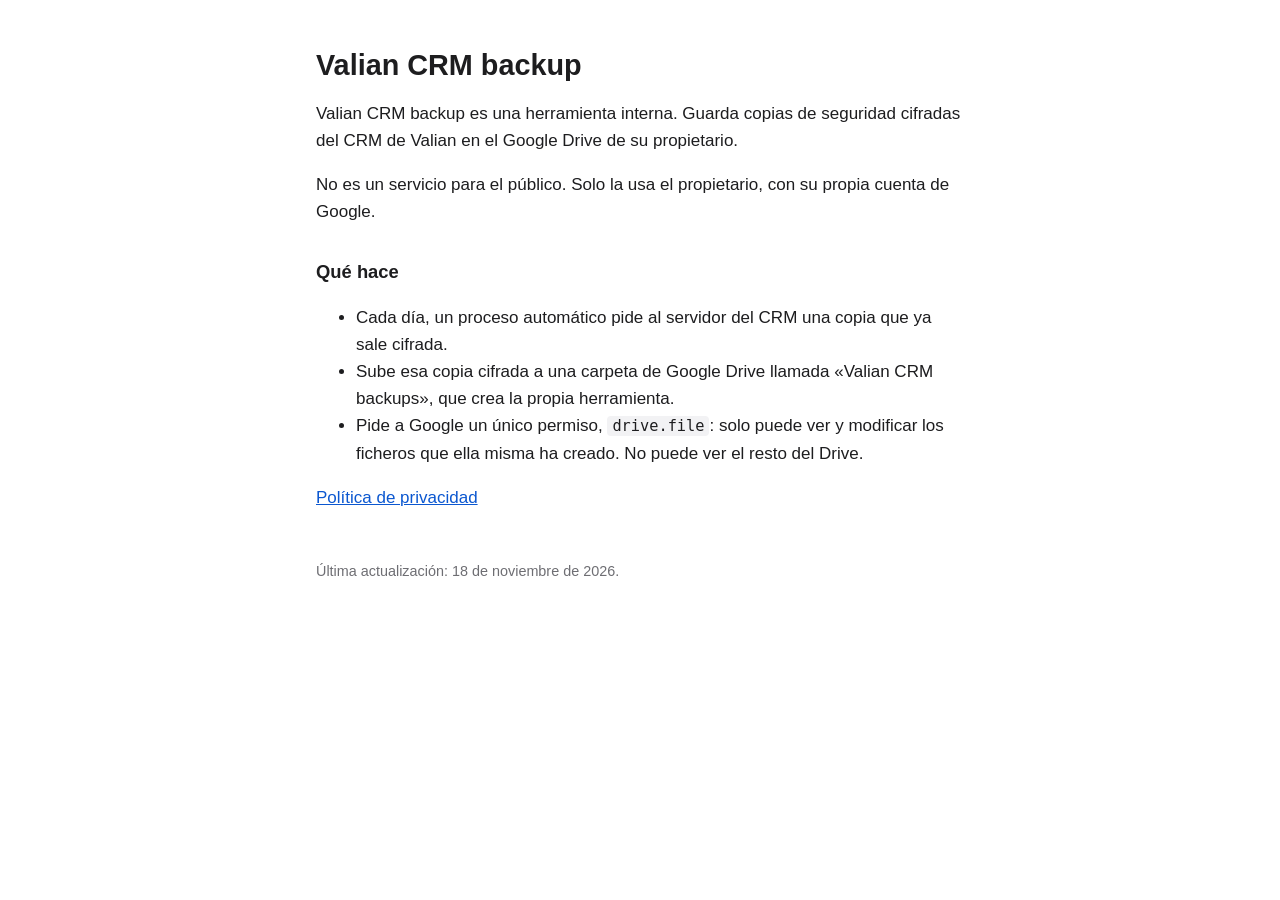
<file: index.html>
<!doctype html>
<html lang="es">
<head>
<meta charset="utf-8">
<meta name="viewport" content="width=device-width, initial-scale=1">
<title>Valian CRM backup</title>
<link rel="stylesheet" href="estilo.css">
</head>
<body>
<main>
  <h1>Valian CRM backup</h1>
  <p>Valian CRM backup es una herramienta interna. Guarda copias de seguridad cifradas del CRM de Valian en el Google Drive de su propietario.</p>
  <p>No es un servicio para el público. Solo la usa el propietario, con su propia cuenta de Google.</p>

  <h2>Qué hace</h2>
  <ul>
    <li>Cada día, un proceso automático pide al servidor del CRM una copia que ya sale cifrada.</li>
    <li>Sube esa copia cifrada a una carpeta de Google Drive llamada «Valian CRM backups», que crea la propia herramienta.</li>
    <li>Pide a Google un único permiso, <code>drive.file</code>: solo puede ver y modificar los ficheros que ella misma ha creado. No puede ver el resto del Drive.</li>
  </ul>

  <p><a href="privacidad.html">Política de privacidad</a></p>
</main>
<footer>Última actualización: 18 de noviembre de 2026.</footer>
</body>
</html>
</file>
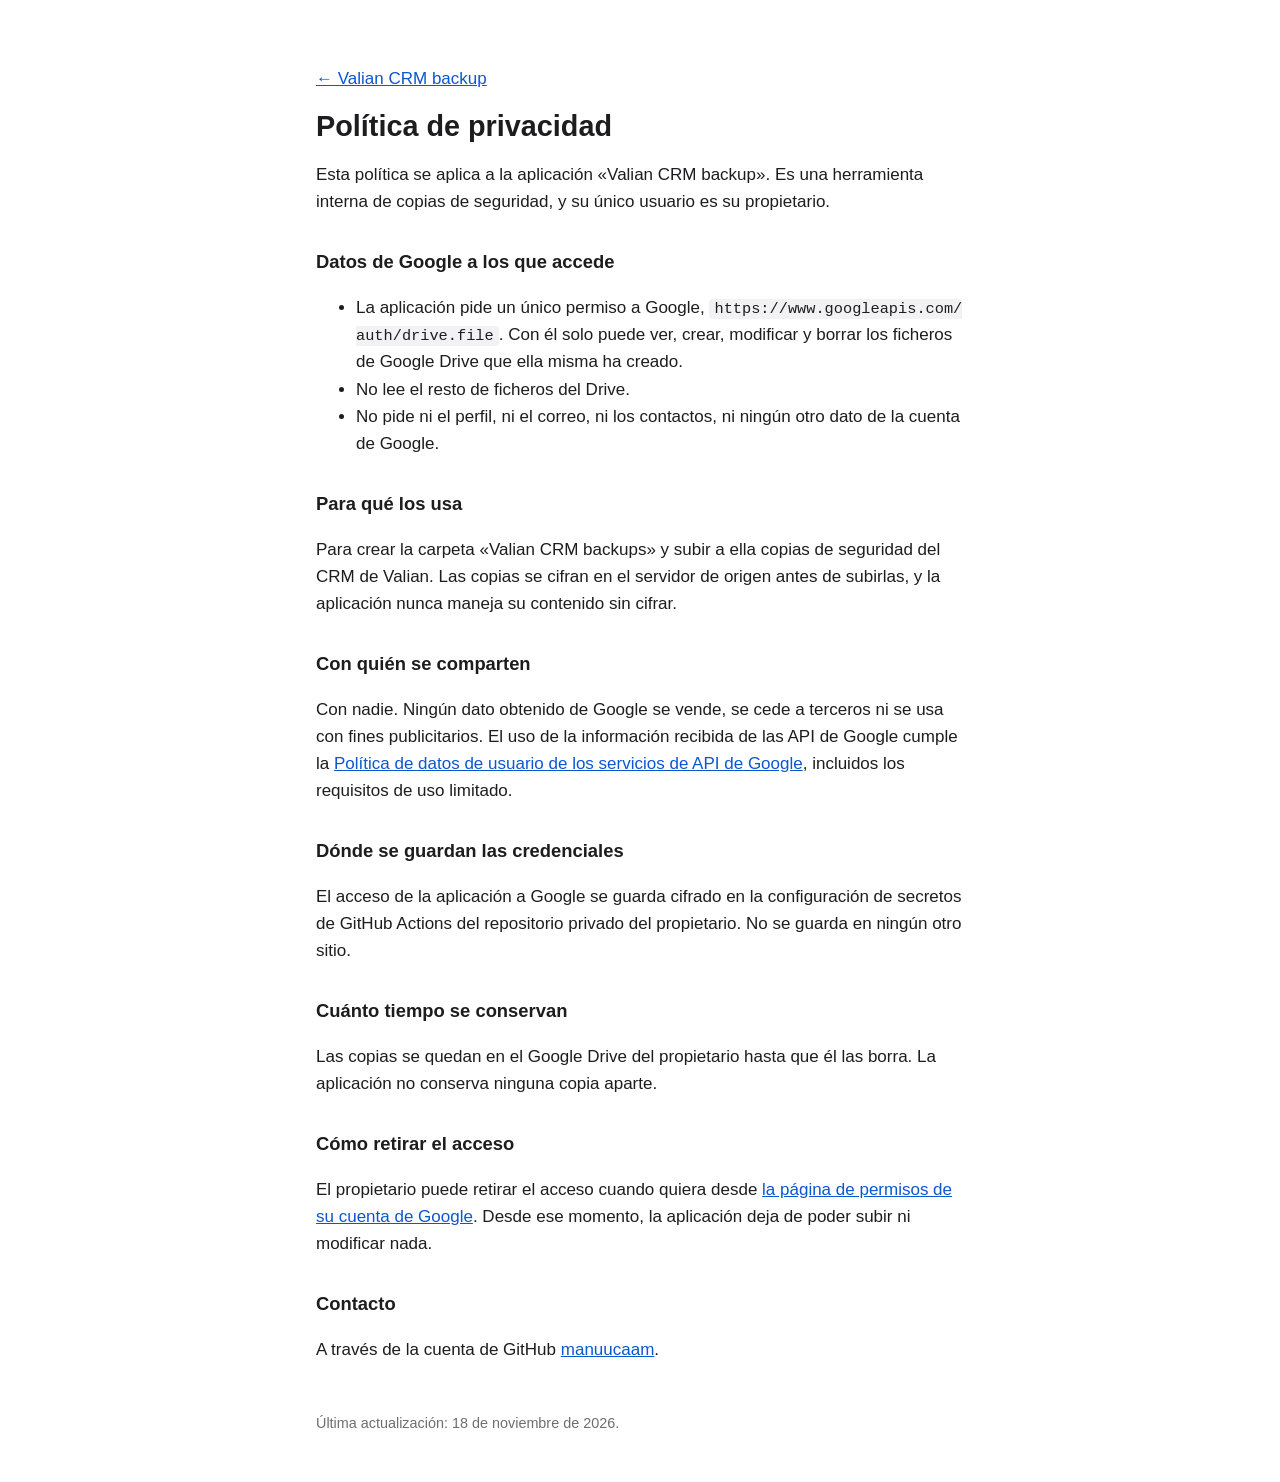
<file: privacidad.html>
<!doctype html>
<html lang="es">
<head>
<meta charset="utf-8">
<meta name="viewport" content="width=device-width, initial-scale=1">
<title>Política de privacidad · Valian CRM backup</title>
<link rel="stylesheet" href="estilo.css">
</head>
<body>
<main>
  <p><a href="./">← Valian CRM backup</a></p>
  <h1>Política de privacidad</h1>
  <p>Esta política se aplica a la aplicación «Valian CRM backup». Es una herramienta interna de copias de seguridad, y su único usuario es su propietario.</p>

  <h2>Datos de Google a los que accede</h2>
  <ul>
    <li>La aplicación pide un único permiso a Google, <code>https://www.googleapis.com/auth/drive.file</code>. Con él solo puede ver, crear, modificar y borrar los ficheros de Google Drive que ella misma ha creado.</li>
    <li>No lee el resto de ficheros del Drive.</li>
    <li>No pide ni el perfil, ni el correo, ni los contactos, ni ningún otro dato de la cuenta de Google.</li>
  </ul>

  <h2>Para qué los usa</h2>
  <p>Para crear la carpeta «Valian CRM backups» y subir a ella copias de seguridad del CRM de Valian. Las copias se cifran en el servidor de origen antes de subirlas, y la aplicación nunca maneja su contenido sin cifrar.</p>

  <h2>Con quién se comparten</h2>
  <p>Con nadie. Ningún dato obtenido de Google se vende, se cede a terceros ni se usa con fines publicitarios. El uso de la información recibida de las API de Google cumple la <a href="https://developers.google.com/terms/api-services-user-data-policy">Política de datos de usuario de los servicios de API de Google</a>, incluidos los requisitos de uso limitado.</p>

  <h2>Dónde se guardan las credenciales</h2>
  <p>El acceso de la aplicación a Google se guarda cifrado en la configuración de secretos de GitHub Actions del repositorio privado del propietario. No se guarda en ningún otro sitio.</p>

  <h2>Cuánto tiempo se conservan</h2>
  <p>Las copias se quedan en el Google Drive del propietario hasta que él las borra. La aplicación no conserva ninguna copia aparte.</p>

  <h2>Cómo retirar el acceso</h2>
  <p>El propietario puede retirar el acceso cuando quiera desde <a href="https://myaccount.google.com/permissions">la página de permisos de su cuenta de Google</a>. Desde ese momento, la aplicación deja de poder subir ni modificar nada.</p>

  <h2>Contacto</h2>
  <p>A través de la cuenta de GitHub <a href="https://github.com/manuucaam">manuucaam</a>.</p>
</main>
<footer>Última actualización: 18 de noviembre de 2026.</footer>
</body>
</html>
</file>
<file: estilo.css>
:root {
  --fondo: #ffffff;
  --texto: #1d1d1f;
  --suave: #6e6e73;
  --enlace: #0b57d0;
  --codigo: #f2f2f4;
}
@media (prefers-color-scheme: dark) {
  :root {
    --fondo: #121214;
    --texto: #ececef;
    --suave: #9a9aa2;
    --enlace: #8ab4f8;
    --codigo: #24242a;
  }
}
* { box-sizing: border-box; }
body {
  margin: 0;
  background: var(--fondo);
  color: var(--texto);
  font: 17px/1.6 -apple-system, BlinkMacSystemFont, "Segoe UI", Roboto, Helvetica, Arial, sans-serif;
}
main, footer {
  max-width: 680px;
  margin: 0 auto;
  padding: 0 16px;
}
main { padding-top: 48px; }
h1 { font-size: 1.8rem; line-height: 1.2; margin: 0 0 16px; }
h2 { font-size: 1.15rem; margin: 32px 0 8px; }
a { color: var(--enlace); }
code {
  background: var(--codigo);
  padding: 1px 5px;
  border-radius: 4px;
  font-size: 0.9em;
  word-break: break-all;
}
footer {
  color: var(--suave);
  font-size: 0.9rem;
  padding-top: 32px;
  padding-bottom: 48px;
}
</file>
